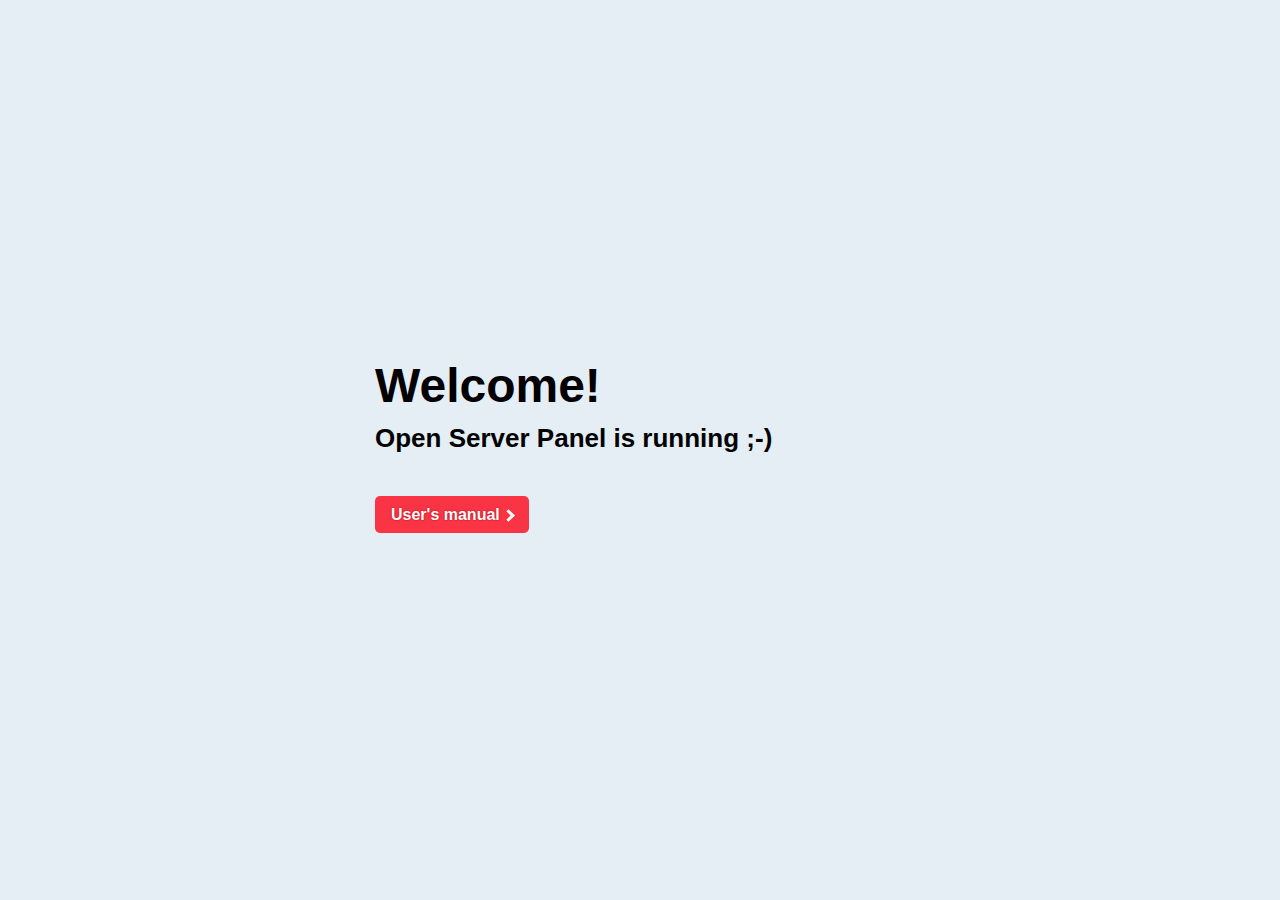
<file: index.html>
<!DOCTYPE html>
<html lang='ru'>

<head>
    <meta charset='utf-8'>
    <meta name='viewport' content='width=device-width, initial-scale=1, shrink-to-fit=no'>
    <link href="[data-uri]" rel="icon" type="image/x-icon">
    <title>Добро пожаловать!</title>
    <style>
    a {
        background-color: transparent;
        -webkit-text-decoration-skip: objects
    }

    a:active,
    a:hover {
        outline-width: 0
    }

    *,
    *:after,
    *:before {
        box-sizing: inherit;
        margin: 0;
        padding: 0;
        color: #000;
    }

    html {
        box-sizing: border-box;
        font-size: 1px !important;
    }

    body {
        font: normal 14rem/21rem Arial, 'Helvetica CY', 'Nimbus Sans L', sans-serif;
        background-color: #E5EEF5;
    }

    .outer {
        display: table;
        position: absolute;
        top: 0;
        left: 0;
        height: 100%;
        width: 100%;
    }

    .middle {
        display: table-cell;
        vertical-align: middle;
    }

    .inner {
        margin-left: auto;
        margin-right: auto;
        max-width: 570rem;
        min-width: 360rem;
        padding: 20rem;
    }

    h1 {
        line-height: 48rem;
        font-size: 48rem;
    }

    h2 {
        margin-top: 15rem;
        line-height: 26rem;
        font-size: 26rem;
        margin-bottom: 45rem;
    }

    .button {
        position: relative;
        display: inline-block;
        text-decoration: none;
        background-color: #F93545;
        color: #fff;
        padding: 8rem 16rem;
        border-radius: 5rem;
        overflow: hidden;
        font-size: 16rem;
        font-weight: bold;
        text-shadow: 0px 0px 2px #aa0014;
    }

    i {
        border: solid #fff;
        border-width: 0 3rem 3rem 0;
        display: inline-block;
        padding: 3rem;
    }

    .right {
        transform: rotate(-45deg);
        -webkit-transform: rotate(-45deg);
    }
    </style>
</head>

<body>
    <div class='outer'>
        <div class='middle'>
            <div class='inner'>
                <h1 id='t1'>Добро пожаловать!</h1>
                <h2 id='t2'>Open Server Panel работает ;-)</h2><a href='https://ospanel.io/docs/' class='button' id='t3'>Руководство пользователя <i class="right"></i></a>
            </div>
        </div>
    </div>
    <script>
    var userLang = navigator.language || navigator.userLanguage;
    var userLang_detected = userLang.toLowerCase();
    if (userLang_detected != 'ru-ru' && userLang_detected != 'ru') {
        document.title = 'Welcome!';
        document.getElementById('t1').innerHTML = 'Welcome!';
        document.getElementById('t2').innerHTML = 'Open Server Panel is running ;-)';
        document.getElementById('t3').innerHTML = 'User\'s manual <i class="right"></i>';
    }
    </script>
</body>

</html>
</file>
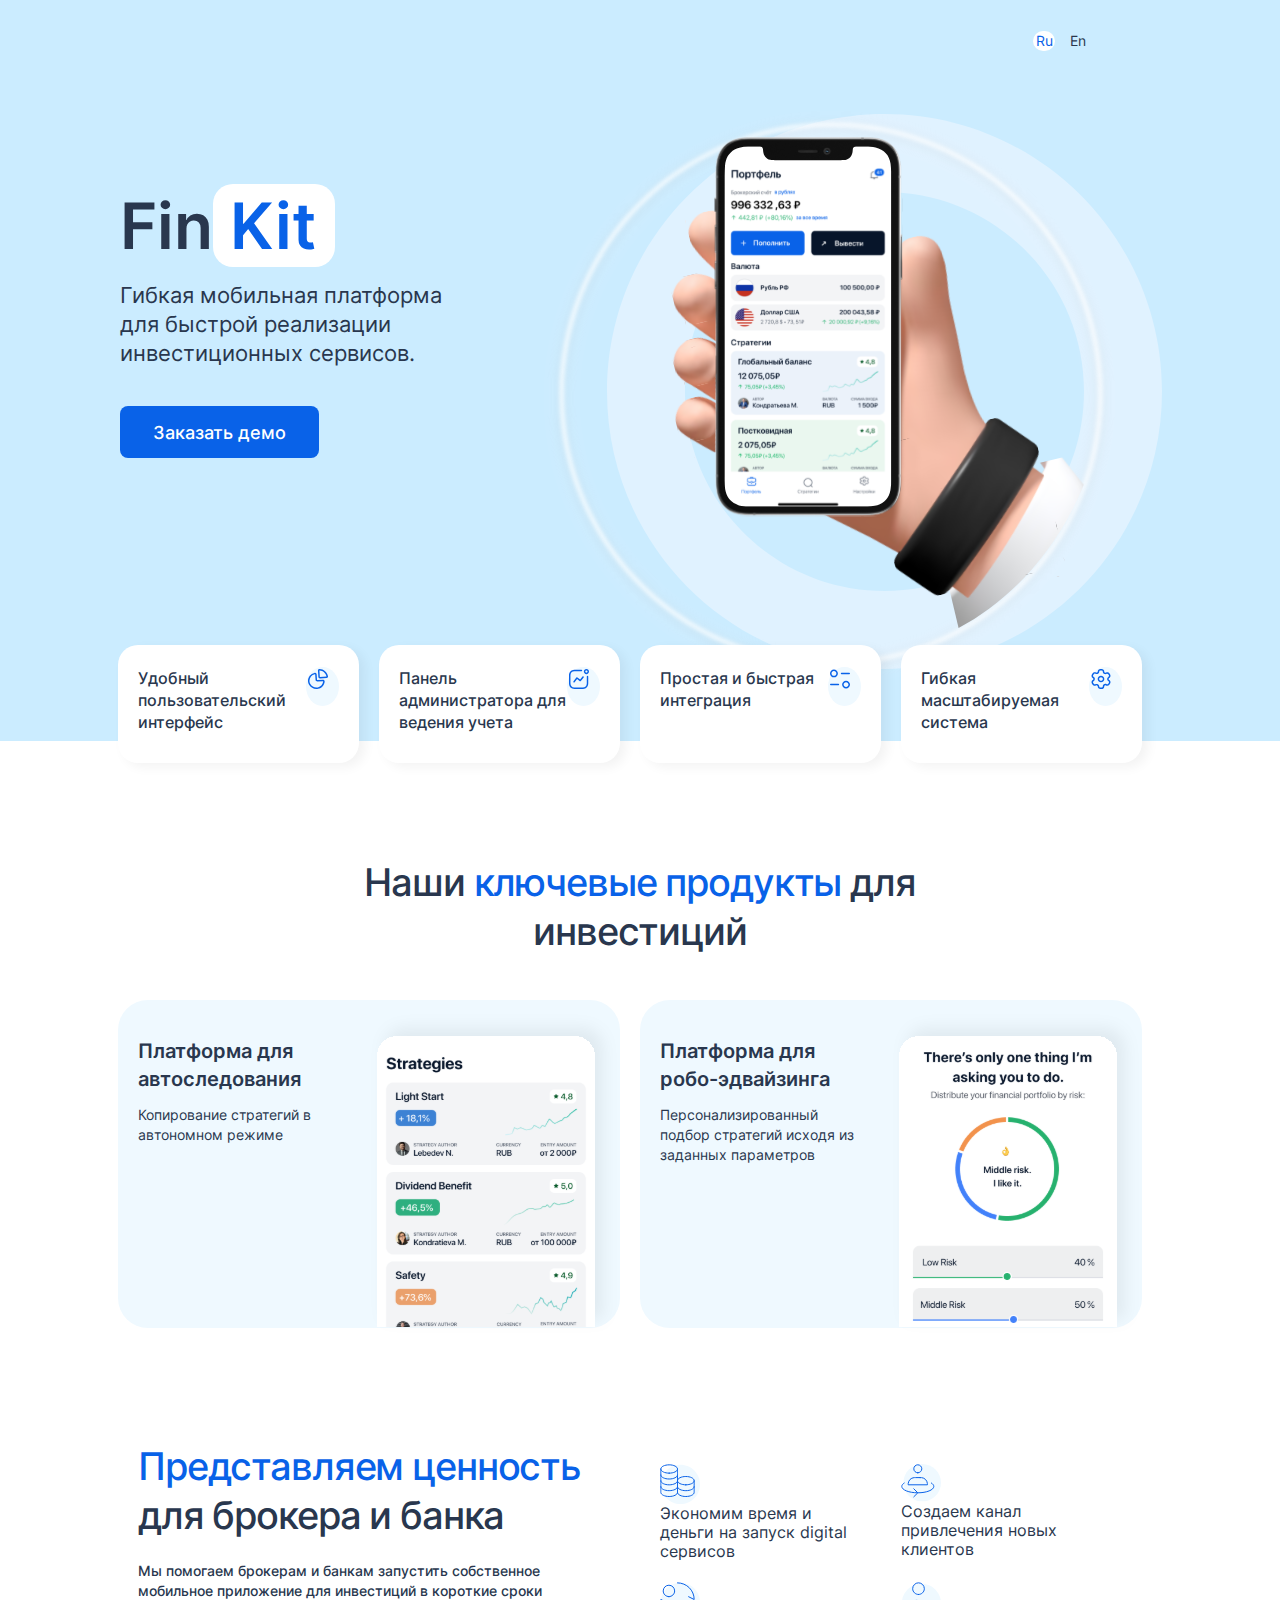
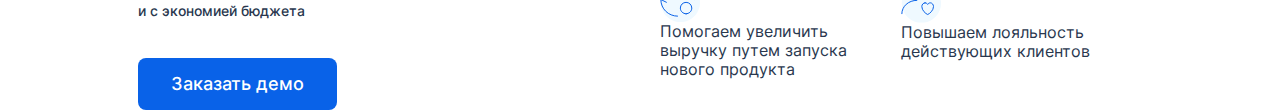
<file: First path/index.html>
<!DOCTYPE html>
<html lang="ru">
  <head>
    <meta charset="UTF-8" />
    <meta name="viewport" content="width=device-width, initial-scale=1.0" />
    <title>FinKit</title>
    <link rel="stylesheet" href="css/style.css" />
  </head>
  <body>
    <header class="header">
      <div class="wrapper">
        <ul class="lang_list">
          <li class="lang_item">
            <div class="background_rectangle_lang">
              <p class="lang_item_ru">Ru</p>
            </div>
          </li>
          <li class="lang_item">
            <p class="lang_item_en">En</p>
          </li>
        </ul>
      </div>
    </header>
    <main class="main">
      <section class="intro">
        <div class="main_wrapper">
          <div class="main_leftside">
            <ul class="logo_list">
              <li class="logo_item">
                <p class="logo_fin">Fin</p>
              </li>
              <li class="logo_item">
                <div class="background_rectangle_logo">
                  <p class="logo_kit">Kit</p>
                </div>
              </li>
            </ul>
            <p class="info_under_logo">
              Гибкая мобильная платформа для быстрой реализации инвестиционных
              сервисов.
            </p>
            <button type="submit" class="order_button">Заказать демо</button>
          </div>
          <div class="main_rightside">
            <img
              class="img_hand"
              src="./img/svg/header_hand.svg"
              alt="Hand with phone"
            />
          </div>
        </div>
        <div class="benefits_panel">
          <ul class="benefits_panel_list">
            <li class="benefits_panel_item">
              <div class="rectangle_benefits">
                <p class="benefits_text">Удобный пользовательский интерфейс</p>
                <div class="vector_img">
                  <img
                    class="benefits_ico"
                    src="./img/svg/Iconly/Light-outline/Graph.svg"
                    alt="Graph ico"
                  />
                </div>
              </div>
            </li>
            <li class="benefits_panel_item">
              <div class="rectangle_benefits">
                <p class="benefits_text">
                  Панель администратора для ведения учета
                </p>
                <div class="vector_img">
                  <img
                    class="benefits_ico"
                    src="./img/svg/Iconly/Light-outline/Activity.svg"
                    alt="Activity ico"
                  />
                </div>
              </div>
            </li>
            <li class="benefits_panel_item">
              <div class="rectangle_benefits">
                <p class="benefits_text">Простая и быстрая интеграция</p>
                <div class="vector_img">
                  <img
                    class="benefits_ico"
                    src="./img/svg/Iconly/Light-outline/Filter.svg"
                    alt="Filter ico"
                  />
                </div>
              </div>
            </li>
            <li class="benefits_panel_item">
              <div class="rectangle_benefits">
                <p class="benefits_text">Гибкая масштабируемая система</p>
                <div class="vector_img">
                  <img
                    class="benefits_ico"
                    src="./img/svg/Iconly/Light-outline/Setting.svg"
                    alt="Setting ico"
                  />
                </div>
              </div>
            </li>
          </ul>
        </div>
        <div class="title_wrapper">
          <a href="#!" class="title_link">
            <h1 class="title">
              Наши <span class="path_color_title">ключевые продукты</span> для
              инвестиций
            </h1></a
          >
        </div>
        <div class="products_wrapper">
          <div class="platform">
            <div class="platform_text">
              <p class="platform_text_bold">Платформа для автоследования</p>
              <p class="general_text">
                Копирование стратегий в автономном режиме
              </p>
            </div>
            <div class="platform_img_block">
              <img
                class="platform_img"
                src="./img/svg/Risk level3.svg"
                alt="risk level 1"
              />
            </div>
          </div>
          <div class="platform">
            <div class="platform_text">
              <p class="platform_text_bold">Платформа для робо-эдвайзинга</p>
              <p class="general_text">
                Персонализированный подбор стратегий исходя из заданных
                параметров
              </p>
            </div>
            <div class="platform_img_block">
              <img
                class="platform_img"
                src="./img/svg/Risk level1.svg"
                alt="risk level 1"
              />
            </div>
          </div>
        </div>
        <div class="second_benefits">
          <div class="leftside_benefits">
            <a href="#!" class="title_link">
              <h1 class="second_title">
                <span class="path_color_title">Представляем ценность</span> для
                брокера и банка
              </h1></a
            >
            <p class="second_left_benefits_text">
              Мы помогаем брокерам и банкам запустить собственное мобильное
              приложение для инвестиций в короткие сроки и с экономией бюджета
            </p>
            <button type="submit" class="second_order_button">
              Заказать демо
            </button>
          </div>
          <div class="rightside_benefits">
            <ul class="second_benefits_panel_list">
              <li class="second_benefits_panel_item">
                <div class="rectangle_second_benefits">
                  <div class="second_vector_img">
                    <img
                      class="benefits_ico"
                      src="./img/svg/__7.svg"
                      alt="Graph ico"
                    />
                  </div>
                  <p class="second_benefits_text">
                    Экономим время и деньги на запуск digital сервисов
                  </p>
                </div>
              </li>
              <li class="second_benefits_panel_item">
                <div class="rectangle_second_benefits">
                  <div class="second_vector_img">
                    <img
                      class="benefits_ico"
                      src="./img/svg/__5.svg"
                      alt="Activity ico"
                    />
                  </div>
                  <p class="second_benefits_text">
                    Создаем канал привлечения новых клиентов
                  </p>
                </div>
              </li>
              <li class="second_benefits_panel_item">
                <div class="rectangle_second_benefits">
                  <div class="second_vector_img">
                    <img
                      class="benefits_ico"
                      src="./img/svg/__3.svg"
                      alt="Filter ico"
                    />
                  </div>
                  <p class="second_benefits_text">
                    Помогаем увеличить выручку путем запуска нового продукта
                  </p>
                </div>
              </li>
              <li class="second_benefits_panel_item">
                <div class="rectangle_second_benefits">
                  <div class="second_vector_img">
                    <img
                      class="benefits_ico"
                      src="./img/svg/__4.svg"
                      alt="Setting ico"
                    />
                  </div>
                  <p class="second_benefits_text">
                    Повышаем лояльность действующих клиентов
                  </p>
                </div>
              </li>
            </ul>
          </div>
        </div>
      </section>
    </main>
  </body>
</html>
</file>
<file: First path/css/style.css>
/* http://meyerweb.com/eric/tools/css/reset/
   v2.0-modified | 20110126
   License: none (public domain)
*/

html,
body,
div,
span,
applet,
object,
iframe,
h1,
h2,
h3,
h4,
h5,
h6,
p,
blockquote,
pre,
a,
abbr,
acronym,
address,
big,
cite,
code,
del,
dfn,
em,
img,
ins,
kbd,
q,
s,
samp,
small,
strike,
strong,
sub,
sup,
tt,
var,
b,
u,
i,
center,
dl,
dt,
dd,
ol,
ul,
li,
fieldset,
form,
label,
legend,
table,
caption,
tbody,
tfoot,
thead,
tr,
th,
td,
article,
aside,
canvas,
details,
embed,
figure,
figcaption,
footer,
header,
hgroup,
menu,
nav,
output,
ruby,
section,
summary,
time,
mark,
audio,
video {
  margin: 0;
  padding: 0;
  border: 0;
  font-size: 100%;
  font: inherit;
  vertical-align: baseline;
}

/* make sure to set some focus styles for accessibility */
:focus {
  outline: 0;
}

/* HTML5 display-role reset for older browsers */
article,
aside,
details,
figcaption,
figure,
footer,
header,
hgroup,
menu,
nav,
section {
  display: block;
}

body {
  line-height: 1;
}

ol,
ul {
  list-style: none;
}

blockquote,
q {
  quotes: none;
}

blockquote:before,
blockquote:after,
q:before,
q:after {
  content: "";
  content: none;
}

table {
  border-collapse: collapse;
  border-spacing: 0;
}

input[type="search"]::-webkit-search-cancel-button,
input[type="search"]::-webkit-search-decoration,
input[type="search"]::-webkit-search-results-button,
input[type="search"]::-webkit-search-results-decoration {
  -webkit-appearance: none;
  -moz-appearance: none;
}

input[type="search"] {
  -webkit-appearance: none;
  -moz-appearance: none;
  -webkit-box-sizing: content-box;
  -moz-box-sizing: content-box;
  box-sizing: content-box;
}

textarea {
  overflow: auto;
  vertical-align: top;
  resize: vertical;
}

/**
 * Correct `inline-block` display not defined in IE 6/7/8/9 and Firefox 3.
 */

audio,
canvas,
video {
  display: inline-block;
  *display: inline;
  *zoom: 1;
  max-width: 100%;
}

/**
 * Prevent modern browsers from displaying `audio` without controls.
 * Remove excess height in iOS 5 devices.
 */

audio:not([controls]) {
  display: none;
  height: 0;
}

/**
 * Address styling not present in IE 7/8/9, Firefox 3, and Safari 4.
 * Known issue: no IE 6 support.
 */

[hidden] {
  display: none;
}

/**
 * 1. Correct text resizing oddly in IE 6/7 when body `font-size` is set using
 *    `em` units.
 * 2. Prevent iOS text size adjust after orientation change, without disabling
 *    user zoom.
 */

html {
  font-size: 100%; /* 1 */
  -webkit-text-size-adjust: 100%; /* 2 */
  -ms-text-size-adjust: 100%; /* 2 */
}

/**
 * Address `outline` inconsistency between Chrome and other browsers.
 */

a:focus {
  outline: thin dotted;
}

/**
 * Improve readability when focused and also mouse hovered in all browsers.
 */

a:active,
a:hover {
  outline: 0;
}

/**
 * 1. Remove border when inside `a` element in IE 6/7/8/9 and Firefox 3.
 * 2. Improve image quality when scaled in IE 7.
 */

img {
  border: 0; /* 1 */
  -ms-interpolation-mode: bicubic; /* 2 */
}

/**
 * Address margin not present in IE 6/7/8/9, Safari 5, and Opera 11.
 */

figure {
  margin: 0;
}

/**
 * Correct margin displayed oddly in IE 6/7.
 */

form {
  margin: 0;
}

/**
 * Define consistent border, margin, and padding.
 */

fieldset {
  border: 1px solid #c0c0c0;
  margin: 0 2px;
  padding: 0.35em 0.625em 0.75em;
}

/**
 * 1. Correct color not being inherited in IE 6/7/8/9.
 * 2. Correct text not wrapping in Firefox 3.
 * 3. Correct alignment displayed oddly in IE 6/7.
 */

legend {
  border: 0; /* 1 */
  padding: 0;
  white-space: normal; /* 2 */
  *margin-left: -7px; /* 3 */
}

/**
 * 1. Correct font size not being inherited in all browsers.
 * 2. Address margins set differently in IE 6/7, Firefox 3+, Safari 5,
 *    and Chrome.
 * 3. Improve appearance and consistency in all browsers.
 */

button,
input,
select,
textarea {
  font-size: 100%; /* 1 */
  margin: 0; /* 2 */
  vertical-align: baseline; /* 3 */
  *vertical-align: middle; /* 3 */
}

/**
 * Address Firefox 3+ setting `line-height` on `input` using `!important` in
 * the UA stylesheet.
 */

button,
input {
  line-height: normal;
}

/**
 * Address inconsistent `text-transform` inheritance for `button` and `select`.
 * All other form control elements do not inherit `text-transform` values.
 * Correct `button` style inheritance in Chrome, Safari 5+, and IE 6+.
 * Correct `select` style inheritance in Firefox 4+ and Opera.
 */

button,
select {
  text-transform: none;
}

/**
 * 1. Avoid the WebKit bug in Android 4.0.* where (2) destroys native `audio`
 *    and `video` controls.
 * 2. Correct inability to style clickable `input` types in iOS.
 * 3. Improve usability and consistency of cursor style between image-type
 *    `input` and others.
 * 4. Remove inner spacing in IE 7 without affecting normal text inputs.
 *    Known issue: inner spacing remains in IE 6.
 */

button,
html input[type="button"], /* 1 */
input[type="reset"],
input[type="submit"] {
  -webkit-appearance: button; /* 2 */
  cursor: pointer; /* 3 */
  *overflow: visible; /* 4 */
}

/**
 * Re-set default cursor for disabled elements.
 */

button[disabled],
html input[disabled] {
  cursor: default;
}

/**
 * 1. Address box sizing set to content-box in IE 8/9.
 * 2. Remove excess padding in IE 8/9.
 * 3. Remove excess padding in IE 7.
 *    Known issue: excess padding remains in IE 6.
 */

input[type="checkbox"],
input[type="radio"] {
  box-sizing: border-box; /* 1 */
  padding: 0; /* 2 */
  *height: 13px; /* 3 */
  *width: 13px; /* 3 */
}

/**
 * 1. Address `appearance` set to `searchfield` in Safari 5 and Chrome.
 * 2. Address `box-sizing` set to `border-box` in Safari 5 and Chrome
 *    (include `-moz` to future-proof).
 */

input[type="search"] {
  -webkit-appearance: textfield; /* 1 */
  -moz-box-sizing: content-box;
  -webkit-box-sizing: content-box; /* 2 */
  box-sizing: content-box;
}

/**
 * Remove inner padding and search cancel button in Safari 5 and Chrome
 * on OS X.
 */

input[type="search"]::-webkit-search-cancel-button,
input[type="search"]::-webkit-search-decoration {
  -webkit-appearance: none;
}

/**
 * Remove inner padding and border in Firefox 3+.
 */

button::-moz-focus-inner,
input::-moz-focus-inner {
  border: 0;
  padding: 0;
}

/**
 * 1. Remove default vertical scrollbar in IE 6/7/8/9.
 * 2. Improve readability and alignment in all browsers.
 */

textarea {
  overflow: auto; /* 1 */
  vertical-align: top; /* 2 */
}

/**
 * Remove most spacing between table cells.
 */

table {
  border-collapse: collapse;
  border-spacing: 0;
}

html,
button,
input,
select,
textarea {
  color: #222;
}

::-moz-selection {
  background: #b3d4fc;
  text-shadow: none;
}

::selection {
  background: #b3d4fc;
  text-shadow: none;
}

img {
  vertical-align: middle;
}

fieldset {
  border: 0;
  margin: 0;
  padding: 0;
}

textarea {
  resize: vertical;
}

.chromeframe {
  margin: 0.2em 0;
  background: #ccc;
  color: #000;
  padding: 0.2em 0;
}

/* inter-regular - cyrillic_latin */
@font-face {
  font-display: swap; /* Check https://developer.mozilla.org/en-US/docs/Web/CSS/@font-face/font-display for other options. */
  font-family: "Inter";
  font-style: normal;
  font-weight: 400;
  src: url("../fonts/inter-v13-cyrillic_latin-regular.woff2") format("woff2"); /* Chrome 36+, Opera 23+, Firefox 39+, Safari 12+, iOS 10+ */
}
/* inter-500 - cyrillic_latin */
@font-face {
  font-display: swap; /* Check https://developer.mozilla.org/en-US/docs/Web/CSS/@font-face/font-display for other options. */
  font-family: "Inter";
  font-style: normal;
  font-weight: 500;
  src: url("../fonts/inter-v13-cyrillic_latin-500.woff2") format("woff2"); /* Chrome 36+, Opera 23+, Firefox 39+, Safari 12+, iOS 10+ */
}
/* inter-600 - cyrillic_latin */
@font-face {
  font-display: swap; /* Check https://developer.mozilla.org/en-US/docs/Web/CSS/@font-face/font-display for other options. */
  font-family: "Inter";
  font-style: normal;
  font-weight: 600;
  src: url("../fonts/inter-v13-cyrillic_latin-600.woff2") format("woff2"); /* Chrome 36+, Opera 23+, Firefox 39+, Safari 12+, iOS 10+ */
}
html {
  box-sizing: border-box;
}
*,
*::before,
*::after {
  box-sizing: inherit;
}

body {
  font-family: "Inter";
  font-style: normal;
  font-size: 16px;
  line-height: 1.2;
  font-weight: normal;
  color: #29374e;
}

.wrapper {
  max-width: 1469px;
  margin: 0 auto;
  background-color: #cbecff;
}

.main {
  max-width: 1469px;
  max-height: 686px;
  margin: 0 auto;
  background-color: #cbecff;
}
.intro {
  max-width: 1469px;
  margin: 0 auto;
}
.main_wrapper {
  max-width: 1469px;
  max-height: 686px;
  margin: 0 auto;
  background-color: #cbecff;
  display: flex;
}

/* language style */
.lang_list {
  display: flex;
  justify-content: right;
}
.lang_item {
  margin-right: 15px;
  margin-top: 31px;
}
.lang_item:last-child {
  margin-right: 194px;
}
.lang_item_ru {
  color: #0962e8;
  background-color: #ffffff;
  border-radius: 12px;
  font-family: "Inter";
  font-size: 14px;
  line-height: 20px;
  margin-left: 4px;
}
.background_rectangle_lang {
  width: 26px;
  height: 24px;
  top: 22px;
  left: 1159px;
  text-align: center;
}
.lang_item_en {
  color: #29374e;
  font-family: "Inter";
  font-size: 14px;
  line-height: 20px;
}

/* main head leftside content*/
.logo_list {
  display: flex;
  flex-wrap: wrap;
  justify-content: left;
}
.logo_item {
  margin-top: 129px;
  margin-bottom: 14px;
}
.logo_item:last-child {
  background-color: #ffffff;
  border-radius: 20px;
}
.logo_fin {
  color: #29374e;
  font-family: "Inter";
  font-size: 64px;
  font-weight: 700;
  line-height: 83px;
  /* margin-left: 206px; */
}
.background_rectangle_logo {
  width: 122px;
  height: 80px;
  top: 123px;
  left: 306px;
}

.logo_kit {
  color: #0962e8;
  font-family: "Inter";
  font-size: 64px;
  font-weight: 700;
  line-height: 83px;
  margin-left: 17px;
  padding-left: 0;
}
.info_under_logo {
  top: 214px;
  left: 209px;
  color: #29374e;
  font-family: "Inter";
  font-size: 22px;
  font-weight: 400;
  line-height: 29px;
  margin-bottom: 38px;
}
.order_button {
  background-color: #0962e8;
  width: 199px;
  height: 52px;
  border-radius: 8px;
  color: #ffffff;
  font-family: "Inter";
  font-size: 18px;
  font-weight: 500;
  line-height: 25px;
  letter-spacing: 0em;
  text-align: center;
  border: none;
}
.main_leftside {
  display: flex;
  flex-direction: column;
  padding-top: 0;
  margin-right: 87px;
  margin-left: 235px;
}

/* main head rightside content*/
.main_rightside {
  width: 740.33px;
  height: 684.81px;
  top: -5px;
  left: 680px;
}

/* benefits panel style */
.benefits_panel_list {
  max-width: 1469px;
  display: flex;
  margin: 0 auto;
  justify-content: center;
}
.benefits_panel_item {
  display: flex;
  flex-wrap: wrap;
  justify-content: left;
  font-family: "Inter";
  font-size: 16px;
  font-weight: 500;
  line-height: 22px;
  letter-spacing: 0em;
  text-align: left;
  width: 241px;
  height: 118px;
  top: 588px;
  margin-right: 20px;
  left: 208px;
}
.rectangle_benefits {
  display: flex;
  justify-content: left;
  background-color: #ffffff;
  margin-top: -95px;
  box-shadow: 6px 4px 12px 0px #0000000d;
  width: 241px;
  height: 118px;
  top: 588px;
  left: 208px;
  border-radius: 20px;
  padding-left: 20px;
  padding-right: 20px;
  padding-top: 22px;
  padding-bottom: 33px;
}
.rectangle_benefits:last-child {
  margin-right: 0;
}
.benefits_text {
  margin-right: 0;
  width: 201px;
  height: 66px;
}
.vector_img {
  width: 39.17px;
  height: 39.17px;
  background-color: #eff9ff;
  border-radius: 50%;
  margin-bottom: 13px;
}

/* title style */

.title_wrapper {
  display: flex;
  margin: 0 auto;
  justify-content: center;
}
.title_link {
  text-decoration: none;
}
.title_link:hover {
  text-decoration: underline;
}
.title {
  max-width: 753px;
  max-height: 98px;
  font-family: "Inter";
  font-size: 38px;
  font-weight: 500;
  line-height: 49px;
  letter-spacing: -0.03em;
  text-align: center;
  color: #29374e;
  margin-bottom: 44px;
}
.path_color_title {
  color: #0962e8;
}

/* products style */

.products_wrapper {
  display: flex;
  margin: 0 auto;
  justify-content: center;
  margin-bottom: 114px;
}

.platform {
  display: flex;
  background-color: #eff9ff;
  border-radius: 30px;
  width: 502px;
  height: 328px;
  margin-right: 20px;
  padding-left: 20px;
  padding-top: 37px;
  padding-right: 33px;
}

.platform_text_bold {
  font-family: "Inter";
  font-size: 20px;
  font-weight: 600;
  line-height: 28px;
  letter-spacing: 0em;
  text-align: left;
  width: 201px;
  padding-bottom: 12px;
}
.general_text {
  font-family: "Inter";
  font-size: 14px;
  font-weight: 400;
  line-height: 20px;
  letter-spacing: 0em;
  text-align: left;
  width: 201px;
  margin-right: 30px;
}
.platform_img_block {
  margin-top: -25px;
}

/* second benefits style*/

.second_title {
  font-family: "Inter";
  font-size: 38px;
  font-weight: 500;
  line-height: 49px;
  letter-spacing: -0.03em;
  text-align: left;
  color: #29374e;
  margin-bottom: 21px;
}
.second_left_benefits_text {
  font-family: "Inter";
  font-size: 14px;
  font-weight: 500;
  line-height: 20px;
  letter-spacing: 0em;
  text-align: left;
  margin-bottom: 37px;
  max-width: 405px;
}
.second_benefits {
  display: flex;
  margin: 0 auto;
  justify-content: center;
}
.leftside_benefits {
  max-width: 502px;
}
.leftside_benefits:last-child {
  margin-left: 0;
}
.second_order_button {
  background-color: #0962e8;
  width: 199px;
  height: 52px;
  border-radius: 8px;
  color: #ffffff;
  font-family: "Inter";
  font-size: 18px;
  font-weight: 500;
  line-height: 25px;
  letter-spacing: 0em;
  text-align: center;
  border: none;
}

.rightside_benefits {
  max-width: 502px;
}
.second_benefits_panel_list {
  display: flex;
  flex-wrap: wrap;
  /* justify-content: center; */
  margin-left: 0;
}
.rectangle_second_benefits {
  /* display: flex;
  justify-content: center; */
  background-color: #ffffff;
  width: 241px;
  height: 118px;
  top: 588px;
  left: 208px;
  border-radius: 20px;
  padding-left: 20px;
  padding-right: 20px;
  padding-top: 22px;
  padding-bottom: 33px;
}

@media screen and (max-width: 1280px) {
  .intro {
    overflow: hidden;
  }
  .main_leftside {
    margin-left: 120px;
  }
}

@media screen and (max-width: 375px) {
  .wrapper {
    margin: 0 auto;
    max-width: 375px;
  }
  .main {
    max-width: 375px;
    max-height: 940px;
    margin: 0 auto;
    background-color: #cbecff;
  }
  .main_wrapper {
    max-width: 375px;
  }
  .intro {
    overflow: hidden;
  }
  /*header mobile */

  .lang_list {
    margin: 0;
    justify-content: right;
  }
  .lang_item {
    margin-top: 23px;
  }
  .lang_item:last-child {
    margin-right: 50px;
  }

  /*logo block mobile */

  .img_hand {
    width: 521.51px;
    margin-left: -455px;
  }
  .main_leftside {
    max-width: 375px;
    height: 500px;
    padding-left: 16px;
    margin-right: 87px;
    margin-left: 10px;
    margin-top: 300px;
  }
  .info_under_logo {
    font-family: "Inter";
    font-size: 16px;
    font-weight: 400;
    line-height: 21px;
    letter-spacing: 0em;
    text-align: left;
    margin-bottom: 10px;
  }
  .order_button {
    width: 335px;
    height: 52px;
  }

  /* benefits mobile*/

  .benefits_panel_list {
    margin-top: 83px;
    margin-bottom: -20px;
  }
  .benefits_panel_item {
    width: 164px;
    height: 118px;
    margin-right: 10px;
    margin-bottom: 10px;
  }
  .rectangle_benefits {
    width: 164px;
    margin-left: 10px;
  }
  .benefits_panel_list {
    flex-direction: row;
    flex-wrap: wrap;
  }
  .benefits_ico {
    margin-left: 7px;
    margin-top: 7px;
  }
  .vector_img {
    margin-left: -120px;
    margin-top: -20px;
  }
  .benefits_text {
    margin-top: 20px;
    font-family: "Inter";
    width: 130px;
    font-size: 14px;
    font-weight: 500;
    line-height: 20px;
    letter-spacing: 0em;
    text-align: left;
  }

  /* title mobile */

  .title {
    width: 350px;
    font-family: "Inter";
    font-size: 24px;
    font-weight: 600;
    line-height: 31px;
    letter-spacing: -0.03em;
    text-align: center;
    margin-top: -40px;
  }

  /* platforms mobile*/

  .products_wrapper {
    flex-direction: column;
    align-items: center;
  }
  .platform {
    margin-left: 20px;
    margin-bottom: 10px;
    width: 344px;
    height: 215px;
    top: 1089px;
    left: 16px;
  }
  .platform_text {
    width: 142px;
    height: 84px;
    top: 25px;
    left: 16px;
    gap: 12px;
    margin-right: 40px;
  }
  .platform_text_bold {
    font-size: 16px;
    line-height: 22px;
    letter-spacing: 0em;
  }
  .platform_img {
    width: 142px;
    height: 190px;
    margin-top: 20px;
  }

  /* second benefits mobile*/

  .second_benefits {
    flex-direction: column;
  }

  .second_title {
    max-width: 303px;
    font-size: 24px;
    font-weight: 600;
    line-height: 31px;
    letter-spacing: -0.03em;
    text-align: center;
    margin-left: 16px;
    margin-top: -90px;
  }
  .second_left_benefits_text {
    width: 343px;
    height: 80px;
    font-size: 14px;
    font-weight: 500;
    line-height: 20px;
    letter-spacing: 0em;
    text-align: center;
    margin-bottom: 12px;
  }
  .second_order_button {
    width: 340px;
    height: 52px;
    border-radius: 12px;
    margin-left: 13px;
    margin-bottom: 32px;
  }

  .second_benefits_panel_list {
    flex-direction: row;
    flex-wrap: wrap;
  }
  .second_benefits_panel_item {
    margin-right: 10px;
    margin-bottom: 10px;
  }
  .rectangle_second_benefits {
    width: 164px;
    height: 134px;
    top: 1960px;
    left: 195px;
    border-radius: 20px;
    box-shadow: 6px 4px 12px 0px #0000000d;
  }
  .second_benefits_text {
    font-size: 14px;
    font-weight: 500;
    line-height: 20px;
    letter-spacing: 0em;
    text-align: left;
    width: 138px;
    height: 61px;
  }
  .second_vector_img {
    margin-left: 0px;
    margin-top: -25px;
    margin-bottom: 25px;
    width: 24px;
    height: 24px;
    top: 1962px;
    left: 221px;
  }
}
</file>
